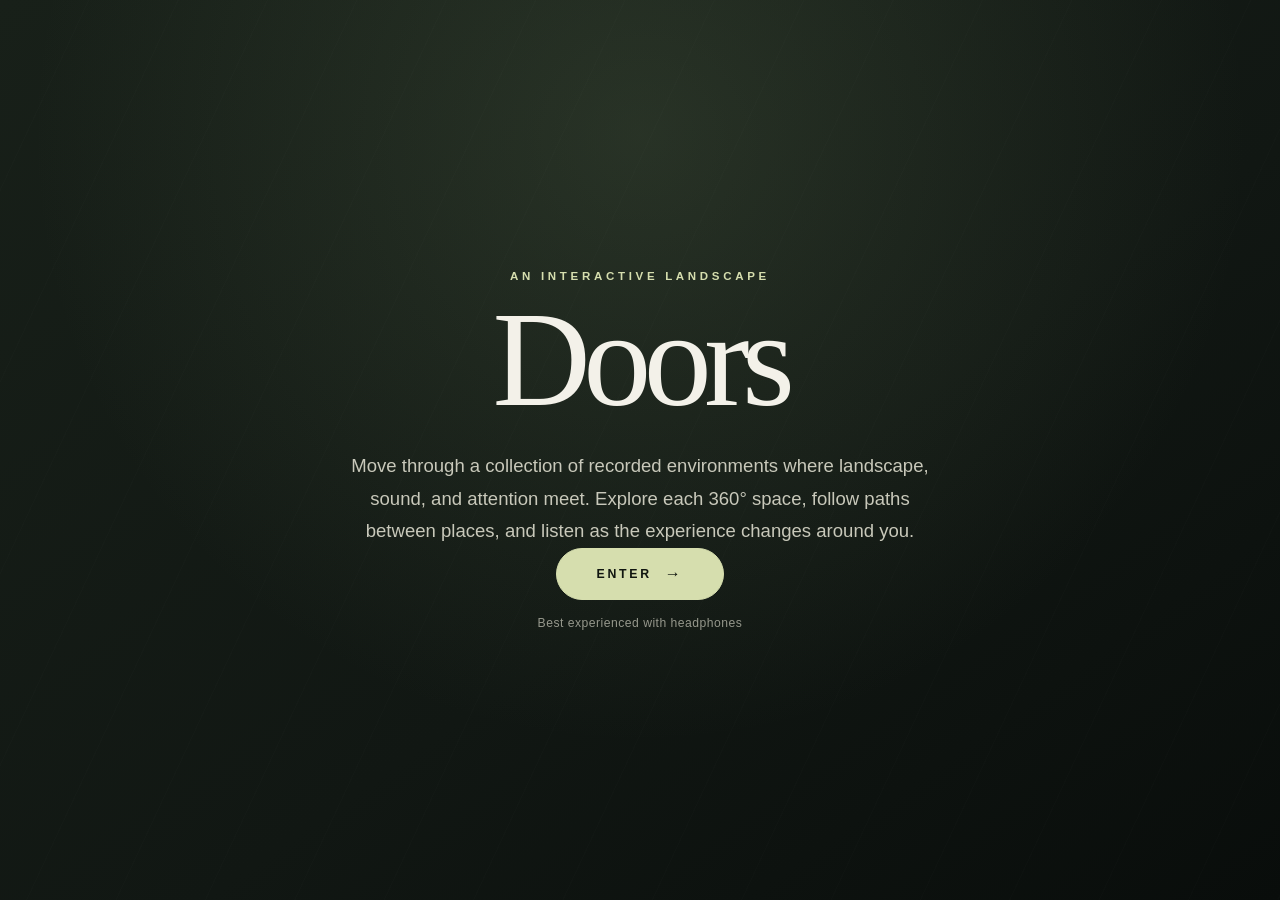
<file: index.html>
<!doctype html>
<html lang="en">
  <head>
    <meta charset="UTF-8" />
    <meta name="viewport" content="width=device-width, initial-scale=1.0" />
    <meta
      name="description"
      content="Doors is an interactive, place-based 360° audiovisual experience."
    />
    <title>Doors — A 360° Audiovisual Experience</title>
    <style>
      :root {
        color-scheme: dark;
        --ink: #f3f1e9;
        --muted: #c8c8ba;
        --accent: #d6deae;
        --background: #111713;
      }

      * {
        box-sizing: border-box;
      }

      html {
        min-height: 100%;
        background: var(--background);
      }

      body {
        min-height: 100vh;
        margin: 0;
        color: var(--ink);
        background:
          radial-gradient(
            circle at 50% 15%,
            rgba(112, 135, 97, 0.22),
            transparent 38rem
          ),
          linear-gradient(
            145deg,
            #182019 0%,
            var(--background) 58%,
            #090d0b 100%
          );
        font-family: "Avenir Next", Avenir, "Segoe UI", sans-serif;
      }

      body::before {
        position: fixed;
        inset: 0;
        background-image: repeating-linear-gradient(
          115deg,
          transparent 0,
          transparent 5rem,
          rgba(255, 255, 255, 0.012) 5rem,
          rgba(255, 255, 255, 0.012) calc(5rem + 1px)
        );
        content: "";
        pointer-events: none;
      }

      main {
        position: relative;
        display: grid;
        min-height: 100vh;
        place-items: center;
        padding: clamp(2rem, 6vw, 5rem) 1.25rem;
      }

      .welcome {
        width: min(100%, 47rem);
        text-align: center;
      }

      .eyebrow {
        margin: 0 0 1.25rem;
        color: var(--accent);
        font-size: 0.72rem;
        font-weight: 600;
        letter-spacing: 0.32em;
        text-transform: uppercase;
      }

      h1 {
        margin: 0;
        font-family: Georgia, "Times New Roman", serif;
        font-size: clamp(4.25rem, 13vw, 8.5rem);
        font-weight: 400;
        letter-spacing: -0.055em;
        line-height: 0.85;
      }

      .introduction {
        max-width: 38rem;
        margin: 2rem auto 0;
        color: var(--muted);
        font-size: clamp(1rem, 2.2vw, 1.16rem);
        line-height: 1.75;
      }

      .image-placeholder {
        position: relative;
        display: grid;
        width: min(100%, 38rem);
        min-height: clamp(10rem, 27vw, 15rem);
        margin: 2.25rem auto;
        overflow: hidden;
        place-items: center;
        border: 1px solid rgba(214, 222, 174, 0.35);
        border-radius: 50% 50% 1rem 1rem / 12% 12% 1rem 1rem;
        background:
          linear-gradient(rgba(8, 12, 9, 0.2), rgba(8, 12, 9, 0.72)),
          linear-gradient(135deg, #354439, #1a241d 58%, #101712);
      }

      .image-placeholder::before,
      .image-placeholder::after {
        position: absolute;
        bottom: -12%;
        width: 75%;
        height: 65%;
        border-radius: 50% 50% 0 0;
        background: rgba(8, 14, 10, 0.45);
        content: "";
        transform: rotate(8deg);
      }

      .image-placeholder::before {
        left: -20%;
      }

      .image-placeholder::after {
        right: -24%;
        transform: rotate(-10deg);
      }

      .image-placeholder span {
        z-index: 1;
        padding: 0.55rem 0.8rem;
        border: 1px solid rgba(243, 241, 233, 0.25);
        background: rgba(12, 17, 13, 0.55);
        color: rgba(243, 241, 233, 0.75);
        font-size: 0.68rem;
        letter-spacing: 0.18em;
        text-transform: uppercase;
      }

      .enter-button {
        display: inline-flex;
        min-width: 10.5rem;
        align-items: center;
        justify-content: center;
        padding: 1rem 1.75rem;
        border: 1px solid var(--accent);
        border-radius: 999px;
        color: #10150f;
        background: var(--accent);
        font-size: 0.77rem;
        font-weight: 700;
        letter-spacing: 0.22em;
        text-decoration: none;
        text-transform: uppercase;
        transition:
          background-color 180ms ease,
          color 180ms ease,
          transform 180ms ease;
      }

      .enter-button::after {
        margin-left: 0.8rem;
        content: "→";
        font-size: 1rem;
        transition: transform 180ms ease;
      }

      .enter-button:hover {
        color: var(--ink);
        background: transparent;
        transform: translateY(-2px);
      }

      .enter-button:hover::after {
        transform: translateX(0.2rem);
      }

      .enter-button:focus-visible {
        outline: 3px solid var(--ink);
        outline-offset: 5px;
      }

      .sound-note {
        margin: 1rem 0 0;
        color: rgba(200, 200, 186, 0.72);
        font-size: 0.76rem;
        letter-spacing: 0.04em;
      }

      @media (max-width: 35rem) {
        main {
          align-items: start;
          padding-top: 3.5rem;
        }

        .introduction {
          line-height: 1.6;
        }
      }

      @media (prefers-reduced-motion: reduce) {
        .enter-button,
        .enter-button::after {
          transition: none;
        }
      }
    </style>
  </head>
  <body>
    <main>
      <section class="welcome" aria-labelledby="welcome-title">
        <p class="eyebrow">An interactive landscape</p>
        <h1 id="welcome-title">Doors</h1>
        <p class="introduction">
          Move through a collection of recorded environments where landscape,
          sound, and attention meet. Explore each 360° space, follow paths
          between places, and listen as the experience changes around you.
        </p>

        <!-- <div
          class="image-placeholder"
          role="img"
          aria-label="Placeholder for a project landscape image"
        >
          <span>Project image</span>
        </div> -->

        <a class="enter-button" href="doors/index.html">Enter</a>
        <p class="sound-note">Best experienced with headphones</p>
      </section>
    </main>
  </body>
</html>
</file>
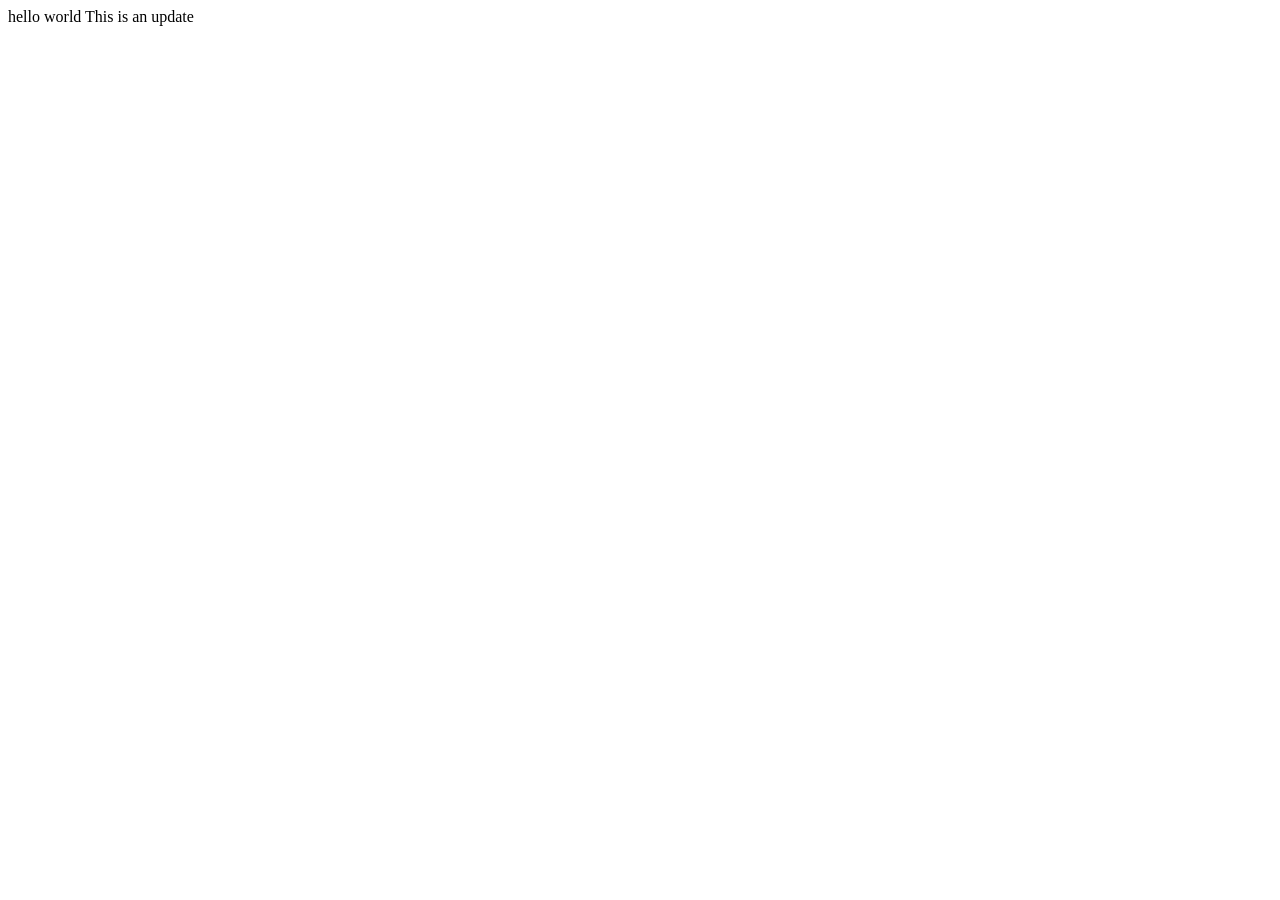
<file: aframe/index.html>
<html>
  <head>
    <script src="https://aframe.io/releases/1.7.1/aframe.min.js"></script>
  </head>
  <body>
    hello world

    This is an update
    <a-scene>

      <a-sphere position="0 1.25 -5" radius="1.25" color="#EF2D5E"></a-sphere>
      <a-cylinder position="1 0.75 -3" radius="0.5" height="1.5" color="#FFC65D"></a-cylinder>
      <a-plane position="0 0 -4" rotation="-90 0 0" width="4" height="4" color="#7BC8A4"></a-plane>
      <a-sky color="#ECECEC"></a-sky>
      <a-sphere position="2 1.25 -5" radius="1.25" color="#EF2D5E"></a-sphere>
    </a-scene>
  </body>
</html>
</file>
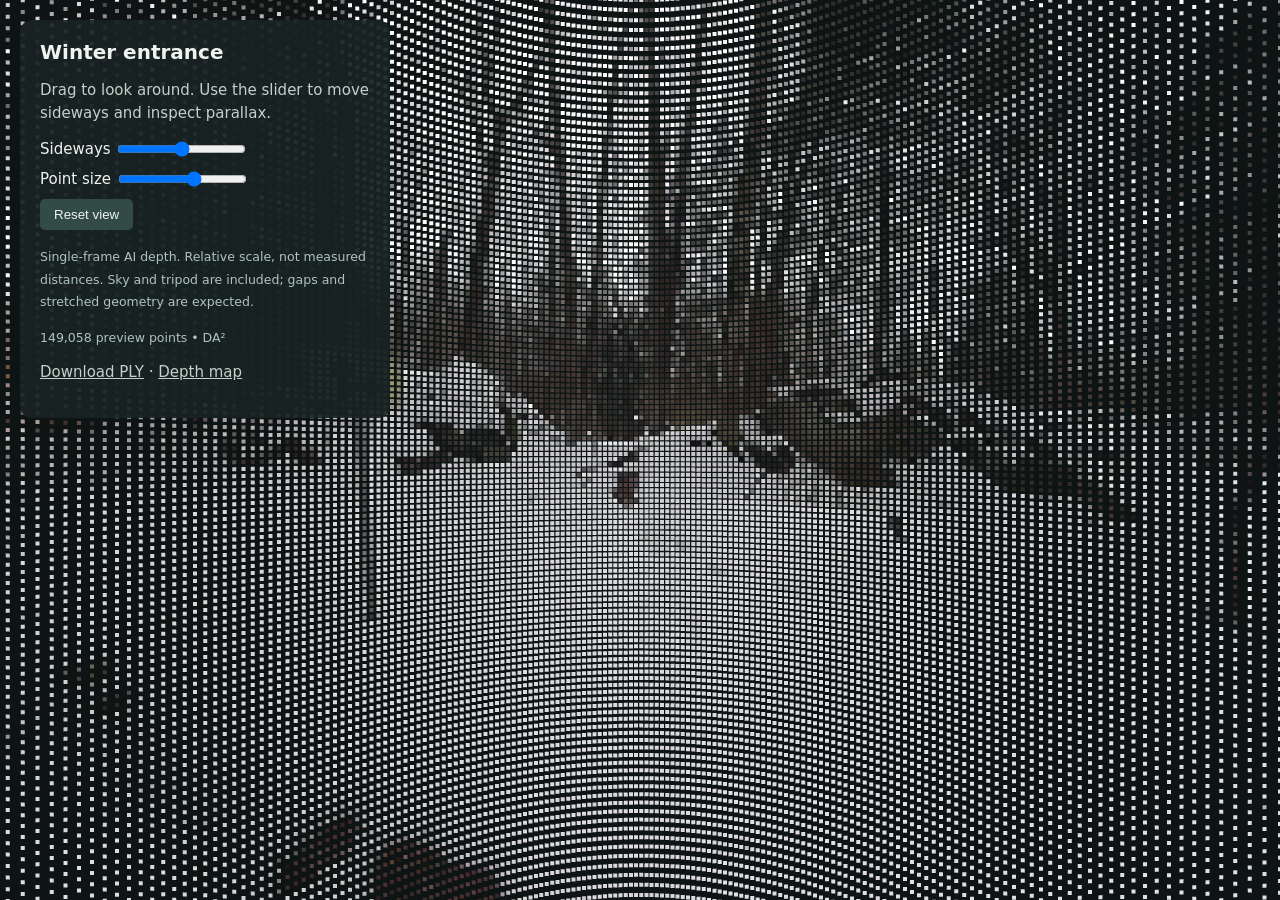
<file: experiments/entrance-depth/preview.html>
<!doctype html><html lang="en"><meta charset="utf-8"><meta name="viewport" content="width=device-width, initial-scale=1"><title>Entrance • depth experiment</title>
<style>body{margin:0;background:#121819;color:#eef3ee;font:15px system-ui}canvas{display:block;width:100vw;height:100vh;touch-action:none}aside{position:fixed;top:20px;left:20px;background:#182324ed;padding:20px;border-radius:12px;max-width:330px}h1{font-size:20px;margin:0 0 8px}p{line-height:1.5;color:#c4d0c9}label{display:block;margin:10px 0}button,a{color:inherit}button{background:#324b46;border:0;border-radius:5px;padding:8px 14px;cursor:pointer}input{vertical-align:middle}small{color:#aec4bb}@media(max-width:600px){aside{top:auto;bottom:10px;left:10px;right:10px;max-width:none;padding:12px;font-size:12px}aside p{margin:6px 0}h1{font-size:16px}}</style>
<canvas aria-label="Interactive inferred point cloud"></canvas><aside><h1>Winter entrance</h1><p>Drag to look around. Use the slider to move sideways and inspect parallax.</p><label>Sideways <input id="shift" type="range" min="-0.12" max="0.12" step="0.002" value="0"></label><label>Point size <input id="size" type="range" min="1" max="6" step="0.5" value="4"></label><button id="reset">Reset view</button><p><small>Single-frame AI depth. Relative scale, not measured distances. Sky and tripod are included; gaps and stretched geometry are expected.</small></p><small id="status">Loading point cloud…</small><p><a href="entrance.ply" download>Download PLY</a> · <a href="depth-preview.png">Depth map</a></p></aside>
<script>
(async()=>{const canvas=document.querySelector('canvas'),status=document.querySelector('#status'),gl=canvas.getContext('webgl');try{if(!gl)throw Error('WebGL is unavailable');
const vs=`attribute vec3 pos;attribute vec3 rgb;uniform float yaw,pitch,shift,aspect,pointSize,scale;varying vec3 color;void main(){vec3 p=pos/scale-vec3(shift,0.,0.);float c=cos(yaw),s=sin(yaw);p=vec3(c*p.x-s*p.z,p.y,s*p.x+c*p.z);c=cos(pitch);s=sin(pitch);p=vec3(p.x,c*p.y-s*p.z,s*p.y+c*p.z);float near=.001;float far=1000.;gl_Position=vec4(p.x/aspect,p.y,(-(far+near)*p.z-2.*far*near)/(far-near),-p.z);gl_PointSize=pointSize;color=rgb;}`;
const fs=`precision mediump float;varying vec3 color;void main(){gl_FragColor=vec4(color,1.);}`;
function shader(type,src){const sh=gl.createShader(type);gl.shaderSource(sh,src);gl.compileShader(sh);if(!gl.getShaderParameter(sh,gl.COMPILE_STATUS))throw Error(gl.getShaderInfoLog(sh));return sh;}
const program=gl.createProgram();gl.attachShader(program,shader(gl.VERTEX_SHADER,vs));gl.attachShader(program,shader(gl.FRAGMENT_SHADER,fs));gl.linkProgram(program);if(!gl.getProgramParameter(program,gl.LINK_STATUS))throw Error(gl.getProgramInfoLog(program));gl.useProgram(program);
const [response,metaResponse]=await Promise.all([fetch('points.bin'),fetch('result.json')]);if(!response.ok||!metaResponse.ok)throw Error('Point cloud files could not be loaded');const data=new Float32Array(await response.arrayBuffer()),meta=await metaResponse.json();gl.bindBuffer(gl.ARRAY_BUFFER,gl.createBuffer());gl.bufferData(gl.ARRAY_BUFFER,data,gl.STATIC_DRAW);for(const [name,offset] of [['pos',0],['rgb',12]]){const loc=gl.getAttribLocation(program,name);gl.enableVertexAttribArray(loc);gl.vertexAttribPointer(loc,3,gl.FLOAT,false,24,offset);}
const uniforms={};for(const name of ['yaw','pitch','shift','aspect','pointSize','scale'])uniforms[name]=gl.getUniformLocation(program,name);let yaw=0,pitch=0,drag=null;const shift=document.querySelector('#shift'),size=document.querySelector('#size');
function draw(){const dpr=Math.min(devicePixelRatio,2);canvas.width=Math.round(innerWidth*dpr);canvas.height=Math.round(innerHeight*dpr);gl.viewport(0,0,canvas.width,canvas.height);gl.clearColor(.055,.075,.08,1);gl.clear(gl.COLOR_BUFFER_BIT|gl.DEPTH_BUFFER_BIT);gl.enable(gl.DEPTH_TEST);for(const [key,value] of Object.entries({yaw,pitch,shift:+shift.value,aspect:canvas.width/canvas.height,pointSize:+size.value*dpr,scale:meta.distance_median}))gl.uniform1f(uniforms[key],value);gl.drawArrays(gl.POINTS,0,data.length/6);}
canvas.onpointerdown=e=>{drag=[e.clientX,e.clientY];canvas.setPointerCapture(e.pointerId)};canvas.onpointerup=canvas.onpointercancel=()=>drag=null;canvas.onpointermove=e=>{if(!drag)return;yaw-=(e.clientX-drag[0])*.004;pitch=Math.max(-1.4,Math.min(1.4,pitch-(e.clientY-drag[1])*.004));drag=[e.clientX,e.clientY];draw()};shift.oninput=size.oninput=draw;document.querySelector('#reset').onclick=()=>{yaw=pitch=0;shift.value=0;draw()};onresize=draw;draw();status.textContent=`${(data.length/6).toLocaleString()} preview points • DA²`;
}catch(error){status.textContent=error.message;console.error(error)}})();
</script></html>
</file>
